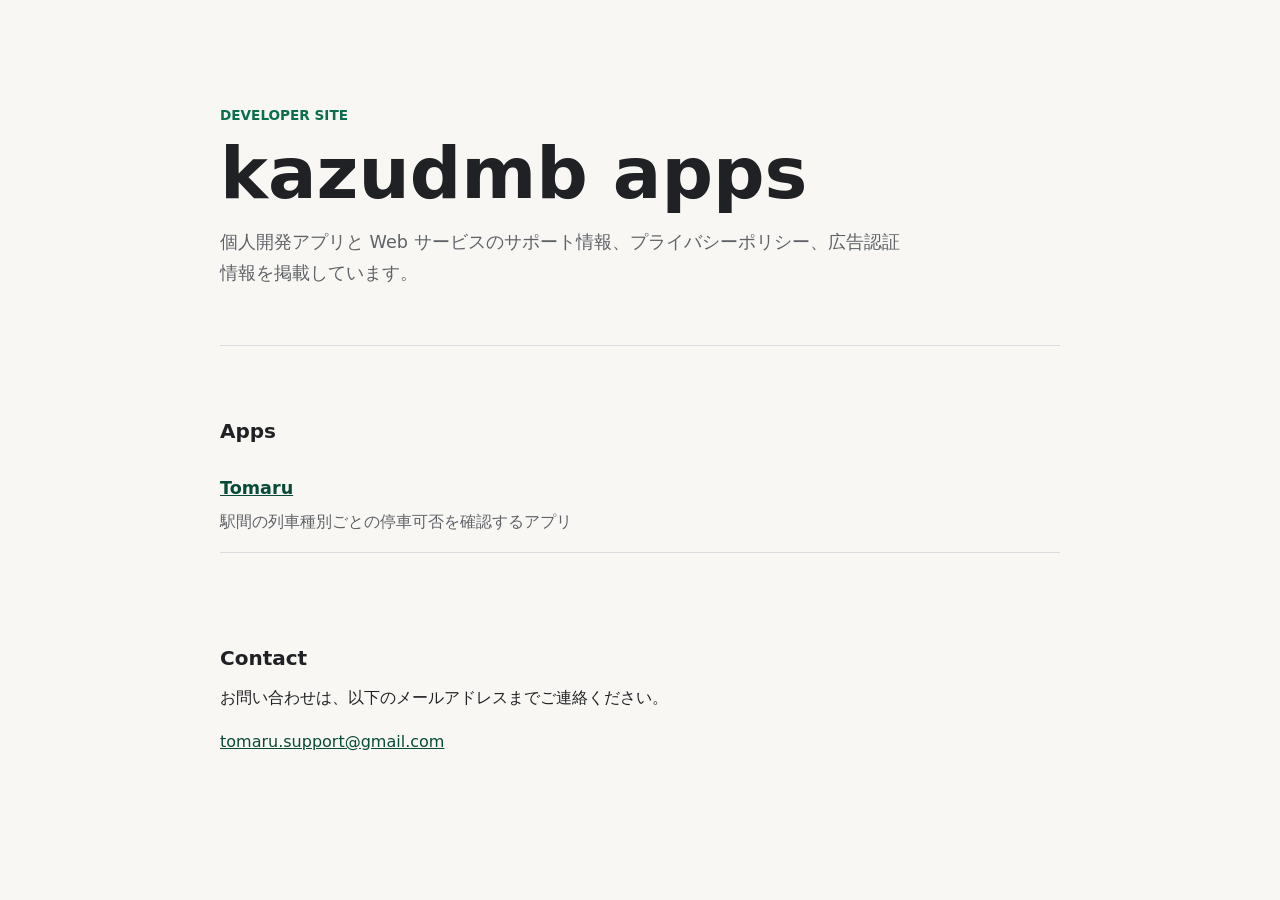
<file: index.html>
<!doctype html>
<html lang="ja">
  <head>
    <meta charset="utf-8">
    <meta name="viewport" content="width=device-width, initial-scale=1">
    <title>kazudmb apps</title>
    <meta
      name="description"
      content="kazudmb が公開している個人開発アプリとサポート情報のページです。"
    >
    <link rel="stylesheet" href="./styles.css">
  </head>
  <body>
    <main class="page">
      <section class="hero">
        <p class="eyebrow">Developer site</p>
        <h1>kazudmb apps</h1>
        <p class="lead">
          個人開発アプリと Web サービスのサポート情報、プライバシーポリシー、広告認証情報を掲載しています。
        </p>
      </section>

      <section class="section">
        <h2>Apps</h2>
        <ul class="app-list">
          <li>
            <a href="./tomaru/">Tomaru</a>
            <span>駅間の列車種別ごとの停車可否を確認するアプリ</span>
          </li>
        </ul>
      </section>

      <section class="section">
        <h2>Contact</h2>
        <p>
          お問い合わせは、以下のメールアドレスまでご連絡ください。
        </p>
        <p>
          <a href="mailto:tomaru.support@gmail.com">tomaru.support@gmail.com</a>
        </p>
      </section>
    </main>
  </body>
</html>
</file>
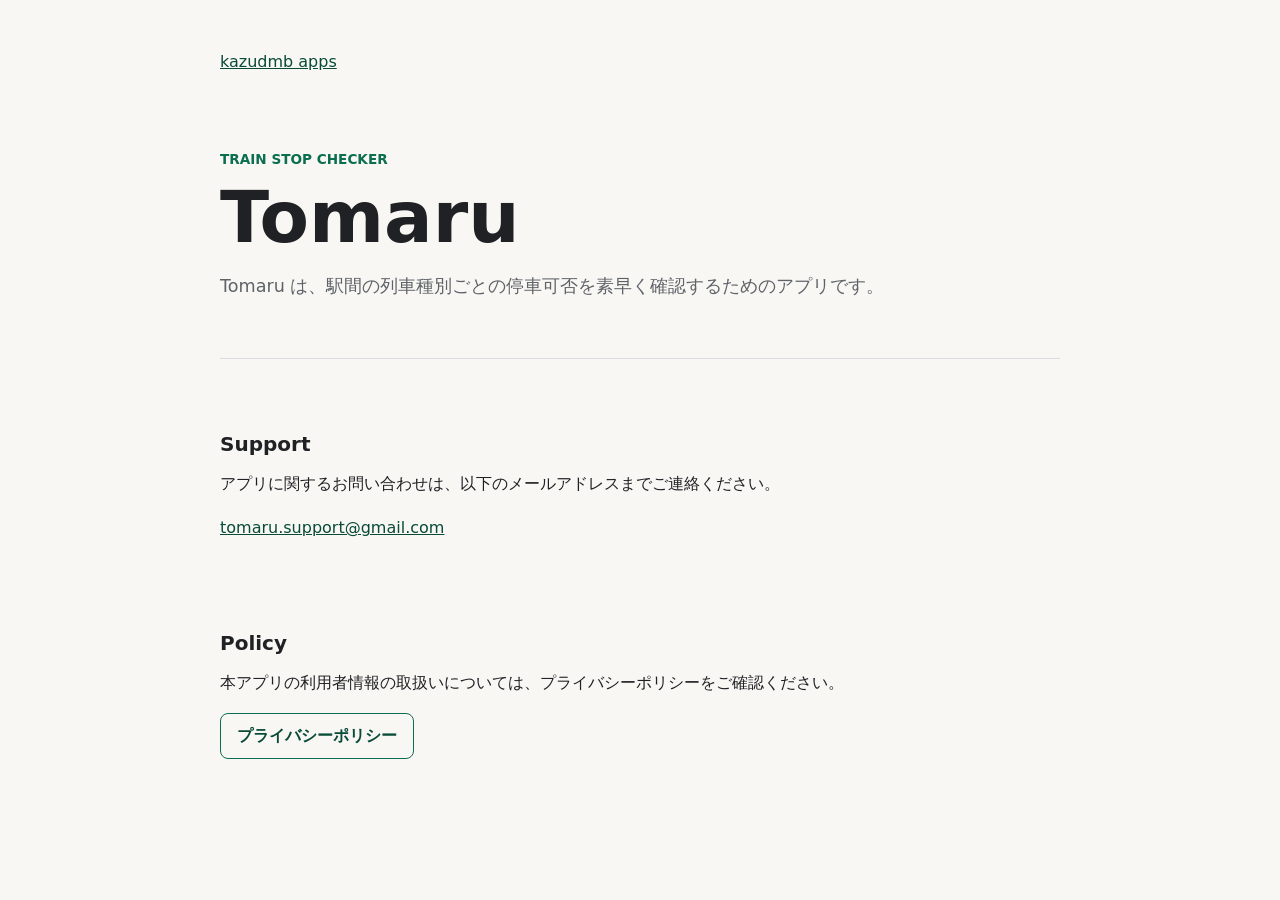
<file: tomaru/index.html>
<!doctype html>
<html lang="ja">
  <head>
    <meta charset="utf-8">
    <meta name="viewport" content="width=device-width, initial-scale=1">
    <title>Tomaru</title>
    <meta
      name="description"
      content="Tomaru は、駅間の列車種別ごとの停車可否を確認するアプリです。"
    >
    <link rel="stylesheet" href="../styles.css">
  </head>
  <body>
    <main class="page">
      <p><a href="../index.html">kazudmb apps</a></p>
      <section class="hero">
        <p class="eyebrow">Train stop checker</p>
        <h1>Tomaru</h1>
        <p class="lead">
          Tomaru は、駅間の列車種別ごとの停車可否を素早く確認するためのアプリです。
        </p>
      </section>

      <section class="section">
        <h2>Support</h2>
        <p>
          アプリに関するお問い合わせは、以下のメールアドレスまでご連絡ください。
        </p>
        <p>
          <a href="mailto:tomaru.support@gmail.com">tomaru.support@gmail.com</a>
        </p>
      </section>

      <section class="section">
        <h2>Policy</h2>
        <p>
          本アプリの利用者情報の取扱いについては、プライバシーポリシーをご確認ください。
        </p>
        <p>
          <a class="button" href="./privacy-policy.html">プライバシーポリシー</a>
        </p>
      </section>
    </main>
  </body>
</html>
</file>
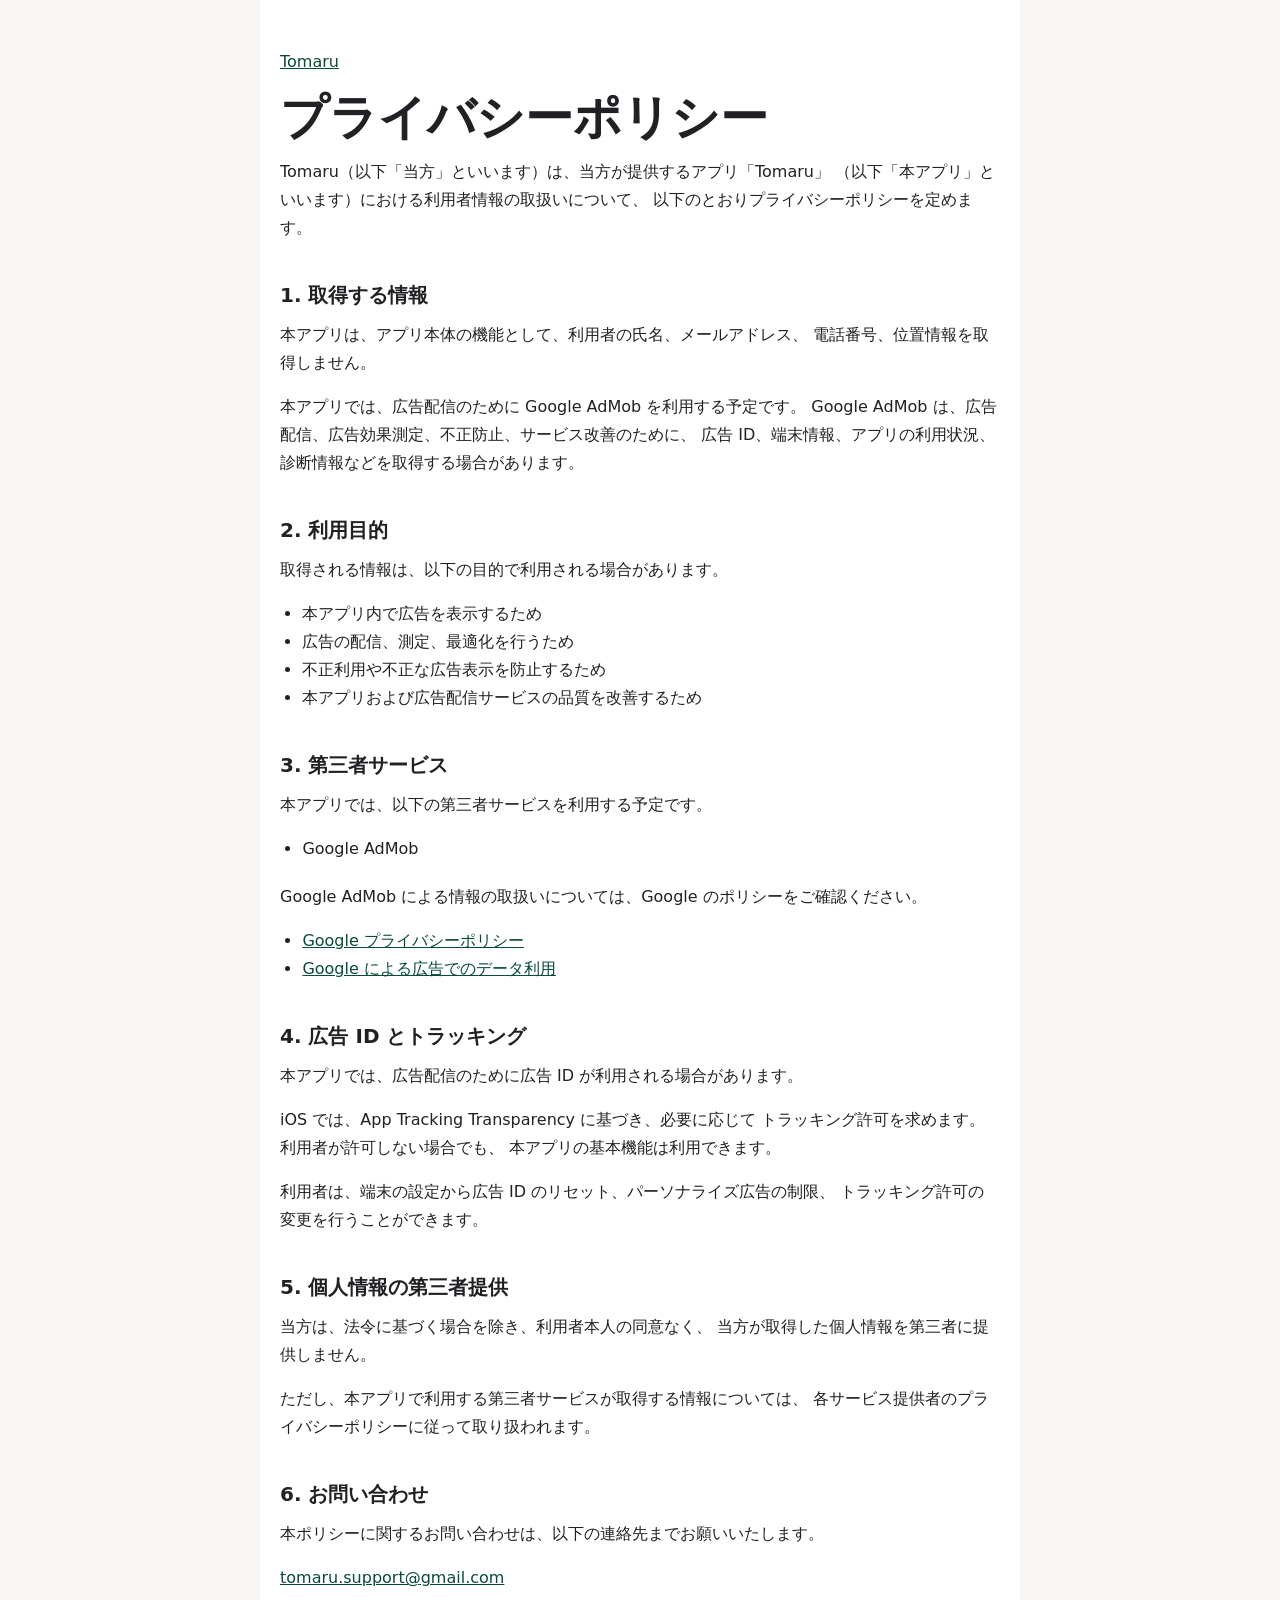
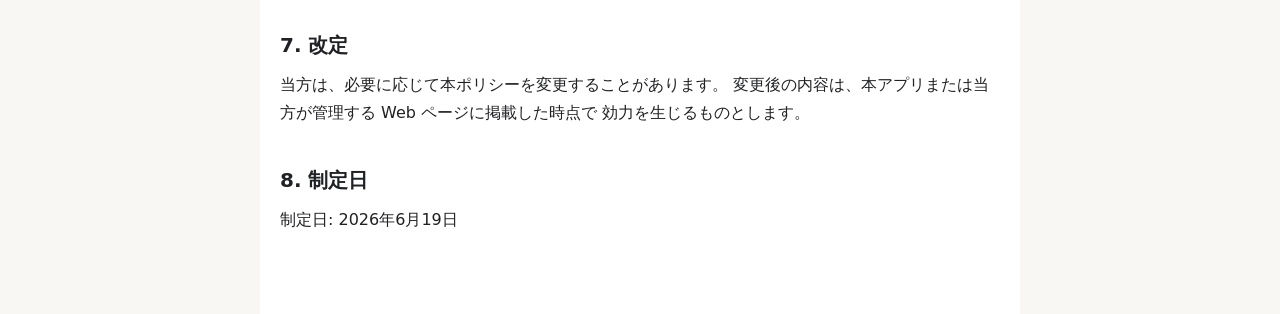
<file: tomaru/privacy-policy.html>
<!doctype html>
<html lang="ja">
  <head>
    <meta charset="utf-8">
    <meta name="viewport" content="width=device-width, initial-scale=1">
    <title>プライバシーポリシー | Tomaru</title>
    <meta
      name="description"
      content="Tomaru のプライバシーポリシーです。"
    >
    <link rel="stylesheet" href="../styles.css">
  </head>
  <body>
    <main class="page document">
      <p><a href="./index.html">Tomaru</a></p>
      <h1>プライバシーポリシー</h1>

      <p>
        Tomaru（以下「当方」といいます）は、当方が提供するアプリ「Tomaru」
        （以下「本アプリ」といいます）における利用者情報の取扱いについて、
        以下のとおりプライバシーポリシーを定めます。
      </p>

      <h2>1. 取得する情報</h2>
      <p>
        本アプリは、アプリ本体の機能として、利用者の氏名、メールアドレス、
        電話番号、位置情報を取得しません。
      </p>
      <p>
        本アプリでは、広告配信のために Google AdMob を利用する予定です。
        Google AdMob は、広告配信、広告効果測定、不正防止、サービス改善のために、
        広告 ID、端末情報、アプリの利用状況、診断情報などを取得する場合があります。
      </p>

      <h2>2. 利用目的</h2>
      <p>取得される情報は、以下の目的で利用される場合があります。</p>
      <ul>
        <li>本アプリ内で広告を表示するため</li>
        <li>広告の配信、測定、最適化を行うため</li>
        <li>不正利用や不正な広告表示を防止するため</li>
        <li>本アプリおよび広告配信サービスの品質を改善するため</li>
      </ul>

      <h2>3. 第三者サービス</h2>
      <p>本アプリでは、以下の第三者サービスを利用する予定です。</p>
      <ul>
        <li>Google AdMob</li>
      </ul>
      <p>
        Google AdMob による情報の取扱いについては、Google のポリシーをご確認ください。
      </p>
      <ul>
        <li>
          <a href="https://policies.google.com/privacy">
            Google プライバシーポリシー
          </a>
        </li>
        <li>
          <a href="https://policies.google.com/technologies/ads">
            Google による広告でのデータ利用
          </a>
        </li>
      </ul>

      <h2>4. 広告 ID とトラッキング</h2>
      <p>
        本アプリでは、広告配信のために広告 ID が利用される場合があります。
      </p>
      <p>
        iOS では、App Tracking Transparency に基づき、必要に応じて
        トラッキング許可を求めます。利用者が許可しない場合でも、
        本アプリの基本機能は利用できます。
      </p>
      <p>
        利用者は、端末の設定から広告 ID のリセット、パーソナライズ広告の制限、
        トラッキング許可の変更を行うことができます。
      </p>

      <h2>5. 個人情報の第三者提供</h2>
      <p>
        当方は、法令に基づく場合を除き、利用者本人の同意なく、
        当方が取得した個人情報を第三者に提供しません。
      </p>
      <p>
        ただし、本アプリで利用する第三者サービスが取得する情報については、
        各サービス提供者のプライバシーポリシーに従って取り扱われます。
      </p>

      <h2>6. お問い合わせ</h2>
      <p>
        本ポリシーに関するお問い合わせは、以下の連絡先までお願いいたします。
      </p>
      <p>
        <a href="mailto:tomaru.support@gmail.com">tomaru.support@gmail.com</a>
      </p>

      <h2>7. 改定</h2>
      <p>
        当方は、必要に応じて本ポリシーを変更することがあります。
        変更後の内容は、本アプリまたは当方が管理する Web ページに掲載した時点で
        効力を生じるものとします。
      </p>

      <h2>8. 制定日</h2>
      <p>制定日: 2026年6月19日</p>
    </main>
  </body>
</html>
</file>
<file: styles.css>
:root {
  color-scheme: light;
  --bg: #f8f7f4;
  --surface: #ffffff;
  --text: #202124;
  --muted: #5f6368;
  --line: #dadce0;
  --accent: #0b6e4f;
  --accent-dark: #084b38;
}

* {
  box-sizing: border-box;
}

body {
  margin: 0;
  background: var(--bg);
  color: var(--text);
  font-family:
    system-ui,
    -apple-system,
    BlinkMacSystemFont,
    "Segoe UI",
    sans-serif;
  line-height: 1.75;
}

a {
  color: var(--accent-dark);
}

.page {
  width: min(880px, 100%);
  margin: 0 auto;
  padding: 48px 20px 64px;
}

.hero {
  padding: 56px 0 40px;
  border-bottom: 1px solid var(--line);
}

.eyebrow {
  margin: 0 0 8px;
  color: var(--accent);
  font-size: 0.85rem;
  font-weight: 700;
  letter-spacing: 0;
  text-transform: uppercase;
}

h1 {
  margin: 0 0 16px;
  font-size: clamp(2.4rem, 7vw, 4.5rem);
  line-height: 1.05;
  letter-spacing: 0;
}

h2 {
  margin: 40px 0 12px;
  font-size: 1.25rem;
  line-height: 1.35;
  letter-spacing: 0;
}

p {
  margin: 0 0 16px;
}

ul {
  margin: 0 0 20px;
  padding-left: 1.4rem;
}

.lead {
  max-width: 680px;
  color: var(--muted);
  font-size: 1.1rem;
}

.section {
  padding: 32px 0 0;
}

.app-list {
  list-style: none;
  padding-left: 0;
}

.app-list li {
  display: grid;
  gap: 4px;
  padding: 16px 0;
  border-bottom: 1px solid var(--line);
}

.app-list a {
  font-size: 1.1rem;
  font-weight: 700;
}

.app-list span {
  color: var(--muted);
}

.button {
  display: inline-flex;
  align-items: center;
  min-height: 44px;
  padding: 8px 16px;
  border: 1px solid var(--accent);
  border-radius: 8px;
  color: var(--accent-dark);
  font-weight: 700;
  text-decoration: none;
}

.document {
  max-width: 760px;
  background: var(--surface);
}

.document h1 {
  font-size: clamp(2rem, 6vw, 3rem);
}

@media (max-width: 640px) {
  .page {
    padding: 32px 16px 48px;
  }

  .hero {
    padding-top: 32px;
  }
}
</file>
